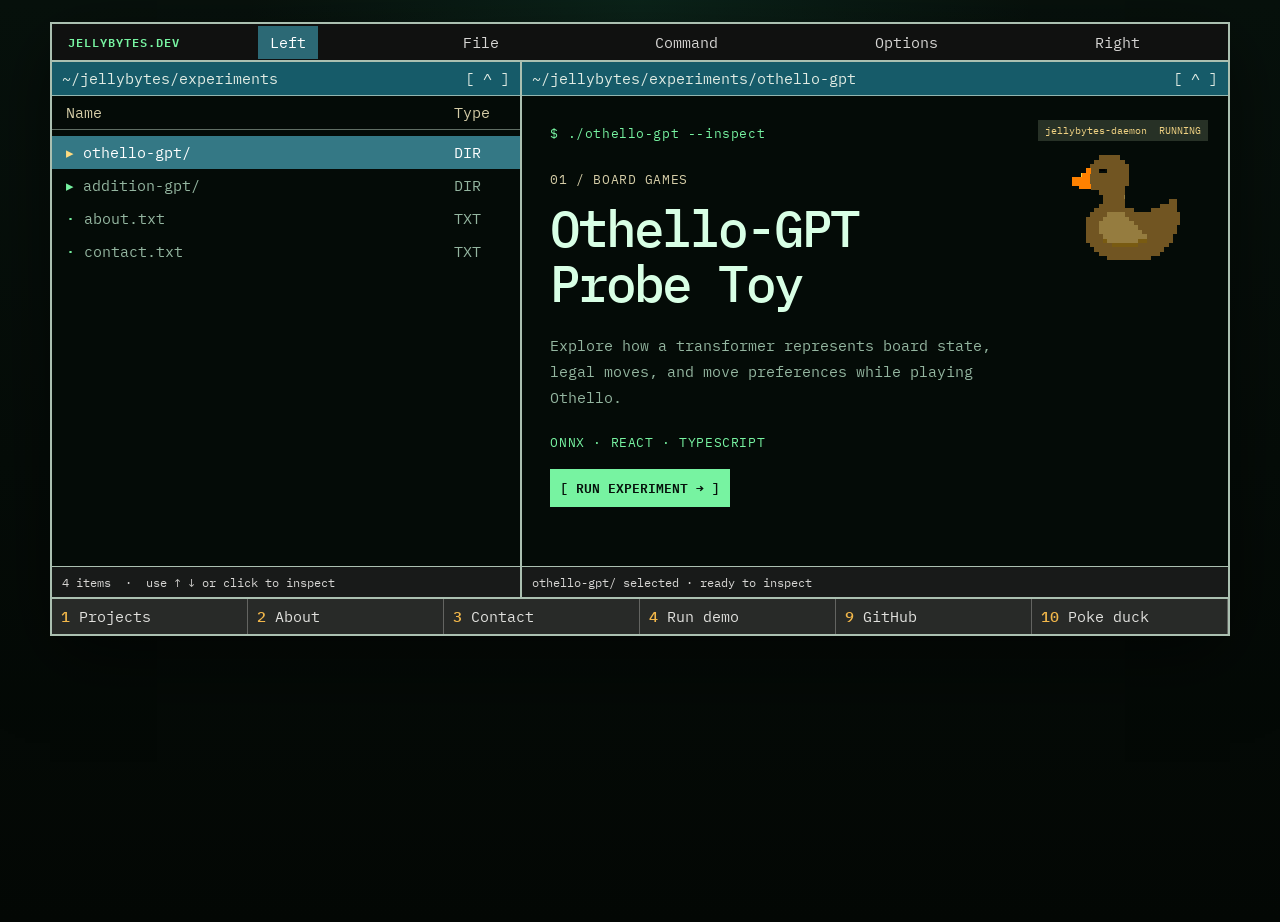
<file: index.html>
<!doctype html>
<html lang="en">
  <head>
    <meta charset="UTF-8" />
    <meta name="viewport" content="width=device-width, initial-scale=1.0" />
    <title>Jellybytes · Mechanistic Interpretability</title>
    <meta name="description" content="Interactive mechanistic-interpretability experiments from Jellybytes." />
    <link rel="preconnect" href="https://fonts.googleapis.com" />
    <link rel="preconnect" href="https://fonts.gstatic.com" crossorigin />
    <link href="https://fonts.googleapis.com/css2?family=IBM+Plex+Mono:wght@400;500;600&display=swap" rel="stylesheet" />
    <link rel="stylesheet" href="./styles.css" />
  </head>
  <body>
    <main class="shell">
      <header class="menu-bar">
        <a class="brand" href="./">JELLYBYTES.DEV</a>
        <nav class="main-menu" aria-label="Main menu">
          <a class="is-active" href="#projects">Left</a><a href="#about">File</a><a href="mailto:info@jellybytes.dev">Command</a><a href="#about">Options</a><a href="https://github.com/diegovalverde">Right</a>
        </nav>
      </header>
      <section class="workspace" id="projects" aria-label="Jellybytes workspace">
        <section class="browser-pane" aria-labelledby="directory-title">
          <div class="pane-titlebar"><span id="directory-title">~/jellybytes/experiments</span><span aria-hidden="true">[ ^ ]</span></div>
          <div class="pane-head" aria-hidden="true"><span>Name</span><span>Type</span></div>
          <div class="file-list" role="listbox" aria-label="Select an experiment">
            <button class="file-row is-selected" type="button" role="option" aria-selected="true" data-project="othello"><span><b>▸</b> othello-gpt/</span><span>DIR</span></button>
            <button class="file-row" type="button" role="option" aria-selected="false" data-project="addition"><span><b>▸</b> addition-gpt/</span><span>DIR</span></button>
            <button class="file-row" type="button" role="option" aria-selected="false" data-project="about"><span><b>·</b> about.txt</span><span>TXT</span></button>
            <button class="file-row" type="button" role="option" aria-selected="false" data-project="contact"><span><b>·</b> contact.txt</span><span>TXT</span></button>
          </div>
          <div class="pane-footer">4 items &nbsp;·&nbsp; use ↑ ↓ or click to inspect</div>
        </section>
        <section class="preview-pane" aria-live="polite">
          <div class="pane-titlebar"><span data-preview-path>~/jellybytes/experiments/othello-gpt</span><span aria-hidden="true">[ ^ ]</span></div>
          <article class="preview-content" data-preview="othello">
            <p class="prompt">$ ./othello-gpt --inspect</p><p class="kicker">01 / BOARD GAMES</p>
            <h1>Othello-GPT<br />Probe Toy</h1>
            <p class="description">Explore how a transformer represents board state, legal moves, and move preferences while playing Othello.</p><p class="meta">ONNX · REACT · TYPESCRIPT</p>
            <a class="launch-button" href="./othello-probe/">[ RUN EXPERIMENT → ]</a>
          </article>
          <article class="preview-content" data-preview="addition" hidden>
            <p class="prompt">$ ./addition-gpt --inspect</p><p class="kicker">02 / ARITHMETIC</p>
            <h1>Addition-GPT<br />Probe Toy</h1>
            <p class="description">Follow a tiny transformer as it adds two numbers and inspect the representations that carry digits and carries.</p><p class="meta">ONNX · REACT · TYPESCRIPT</p>
            <a class="launch-button" href="./addition-probe/">[ RUN EXPERIMENT → ]</a>
          </article>
          <article class="preview-content text-preview" id="about" data-preview="about" hidden>
            <p class="prompt">$ cat about.txt</p><h1>Artisanal software.</h1>
            <p class="description">Jellybytes makes small, fun tools and toys with a human touch. Useful things, made with care, and occasionally a duck.</p><p class="meta">STATUS: CURIOUS · DUCK: PRESENT</p>
          </article>
          <article class="preview-content text-preview" data-preview="contact" hidden>
            <p class="prompt">$ cat contact.txt</p><h1>Say hello.</h1>
            <p class="description">Email <a href="mailto:info@jellybytes.dev">info@jellybytes.dev</a><br />GitHub <a href="https://github.com/diegovalverde">github.com/diegovalverde</a></p><p class="meta">RESPONSE TIME: HUMAN-SCALE</p>
          </article>
          <div class="duck-console"><span class="duck-label">jellybytes-daemon&nbsp; RUNNING</span><button class="duck-button" type="button" data-duck aria-label="Poke the duck"><img class="duck-sprite is-visible" src="./assets/duck-bored.png" alt="Pixel duck mascot in calm mode" data-duck-bored /><img class="duck-sprite" src="./assets/duck-alert.png" alt="Pixel duck mascot in alert mode" data-duck-alert /></button></div>
          <div class="pane-footer" data-status>othello-gpt/ selected · ready to inspect</div>
        </section>
      </section>
      <footer class="keybar" aria-label="Quick actions">
        <a href="#projects"><b>1</b> Projects</a><a href="#about"><b>2</b> About</a><a href="mailto:info@jellybytes.dev"><b>3</b> Contact</a><a href="./othello-probe/"><b>4</b> Run demo</a><a href="https://github.com/diegovalverde"><b>9</b> GitHub</a><button type="button" data-duck><b>10</b> Poke duck</button>
      </footer>
    </main>
    <script src="./main.js"></script>
  </body>
</html>
</file>
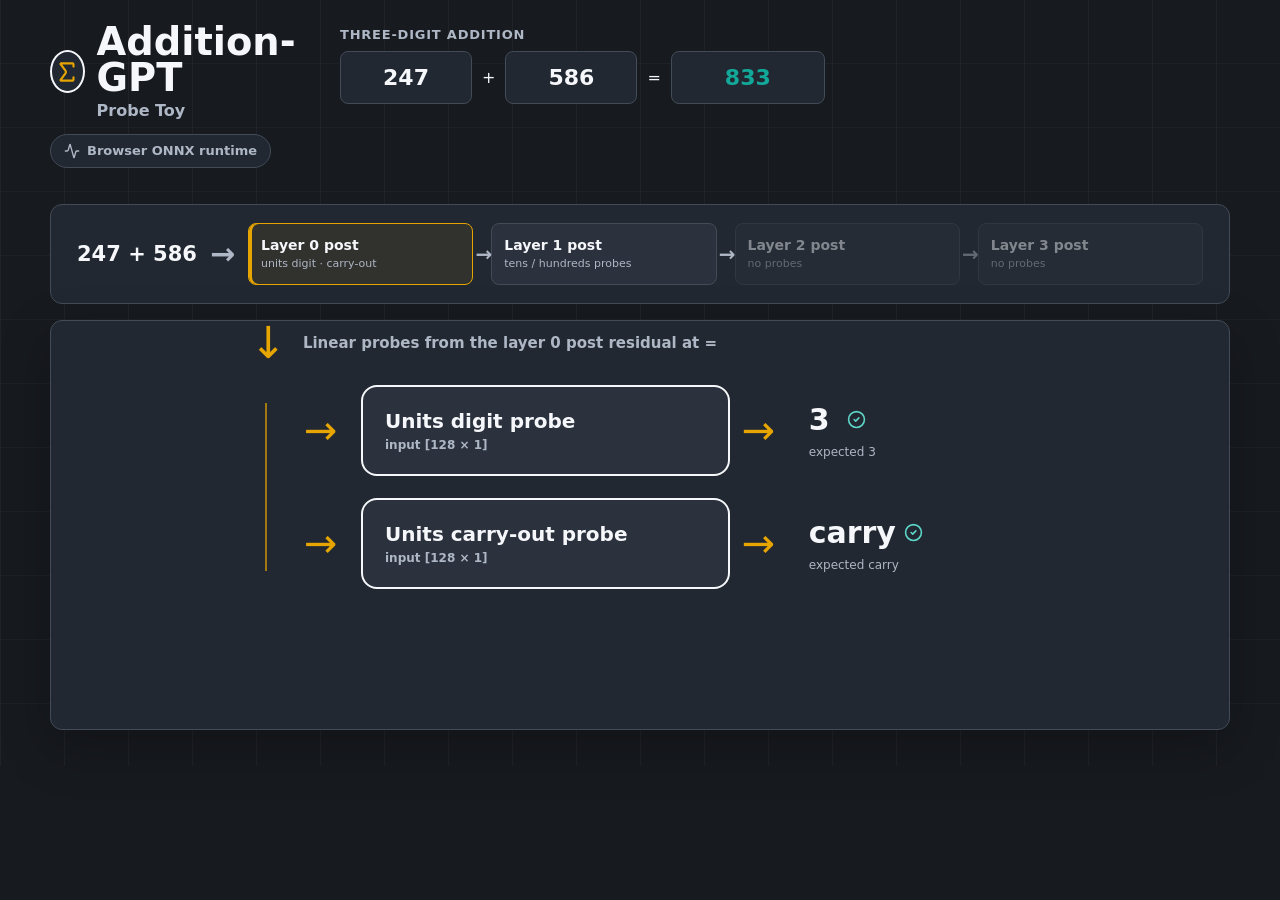
<file: addition-probe/index.html>
<!doctype html>
<html lang="en">
  <head><meta charset="UTF-8" /><meta name="viewport" content="width=device-width, initial-scale=1.0" /><title>Addition-GPT Probe Toy</title>  <script type="module" crossorigin src="./assets/index-IzWQ1mGC.js"></script>
  <link rel="stylesheet" crossorigin href="./assets/index-CszdXno_.css">
</head>
  <body><div id="root"></div></body>
</html>
</file>
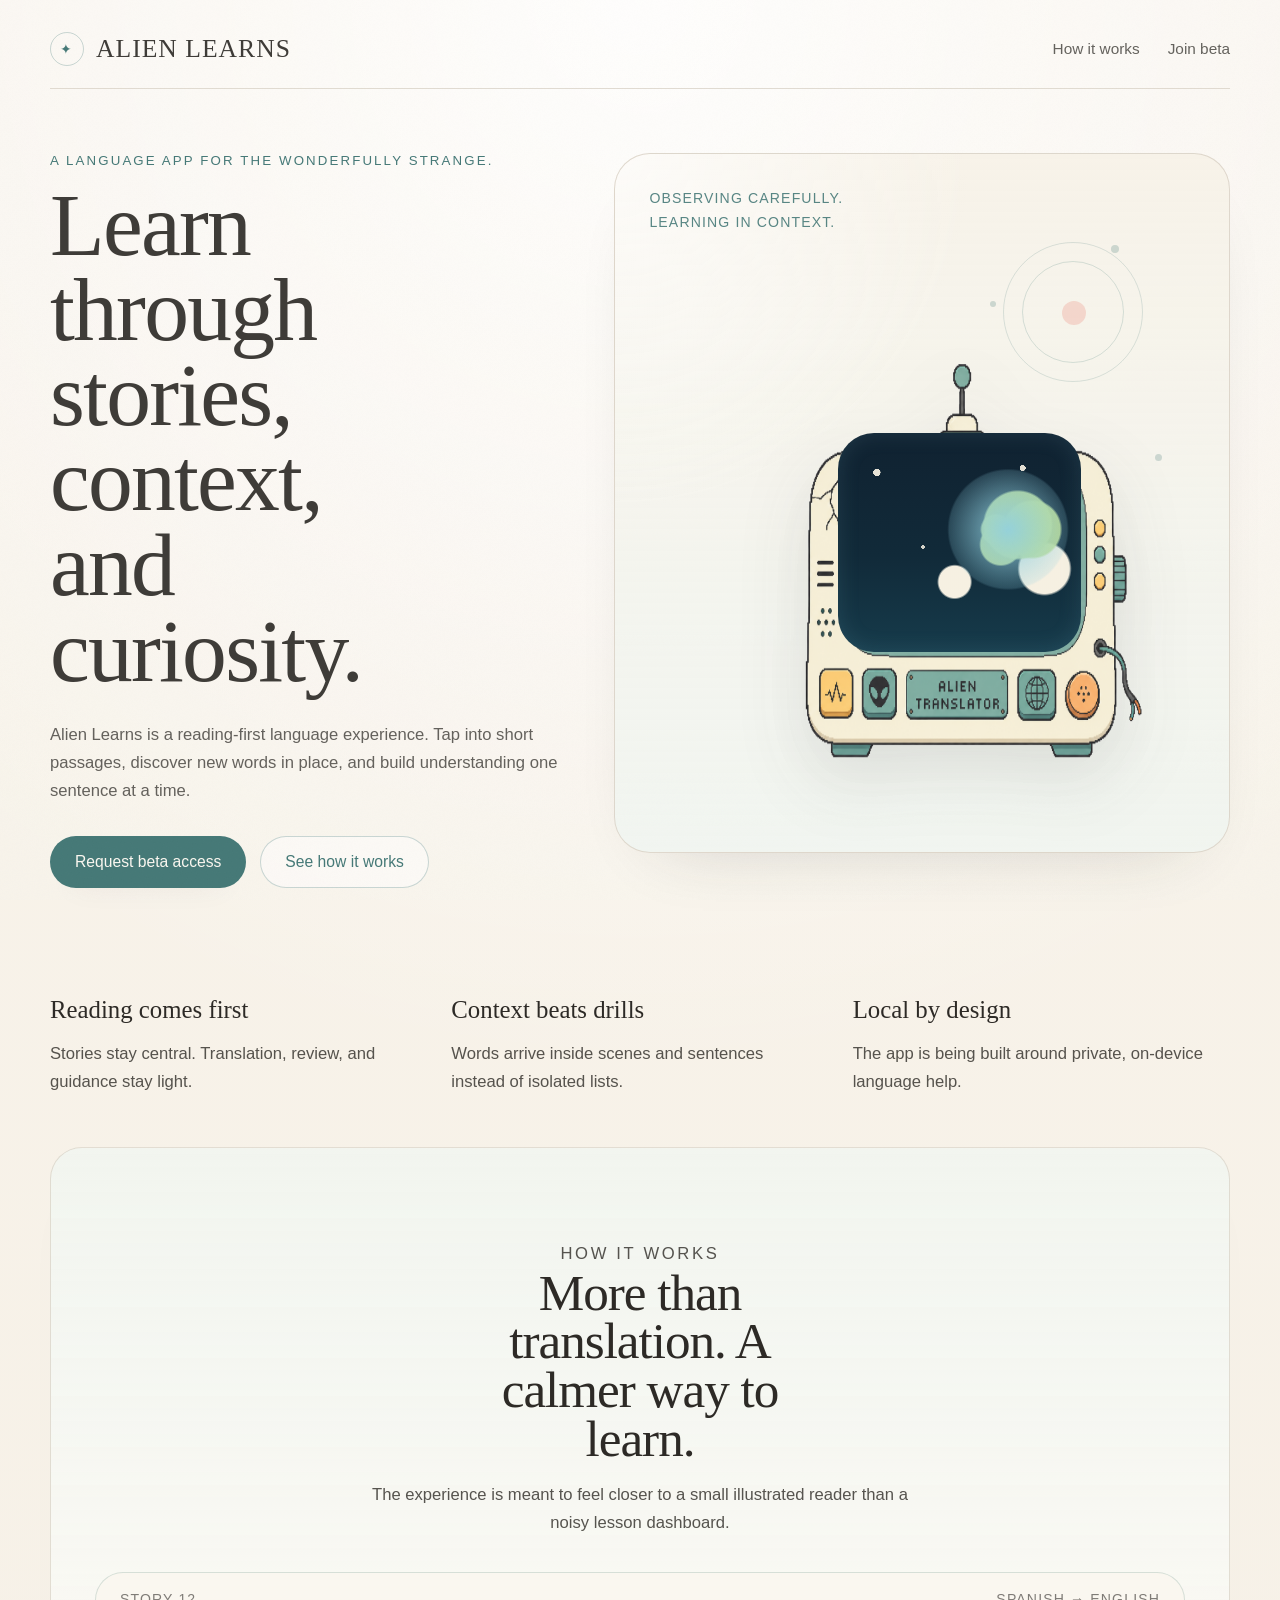
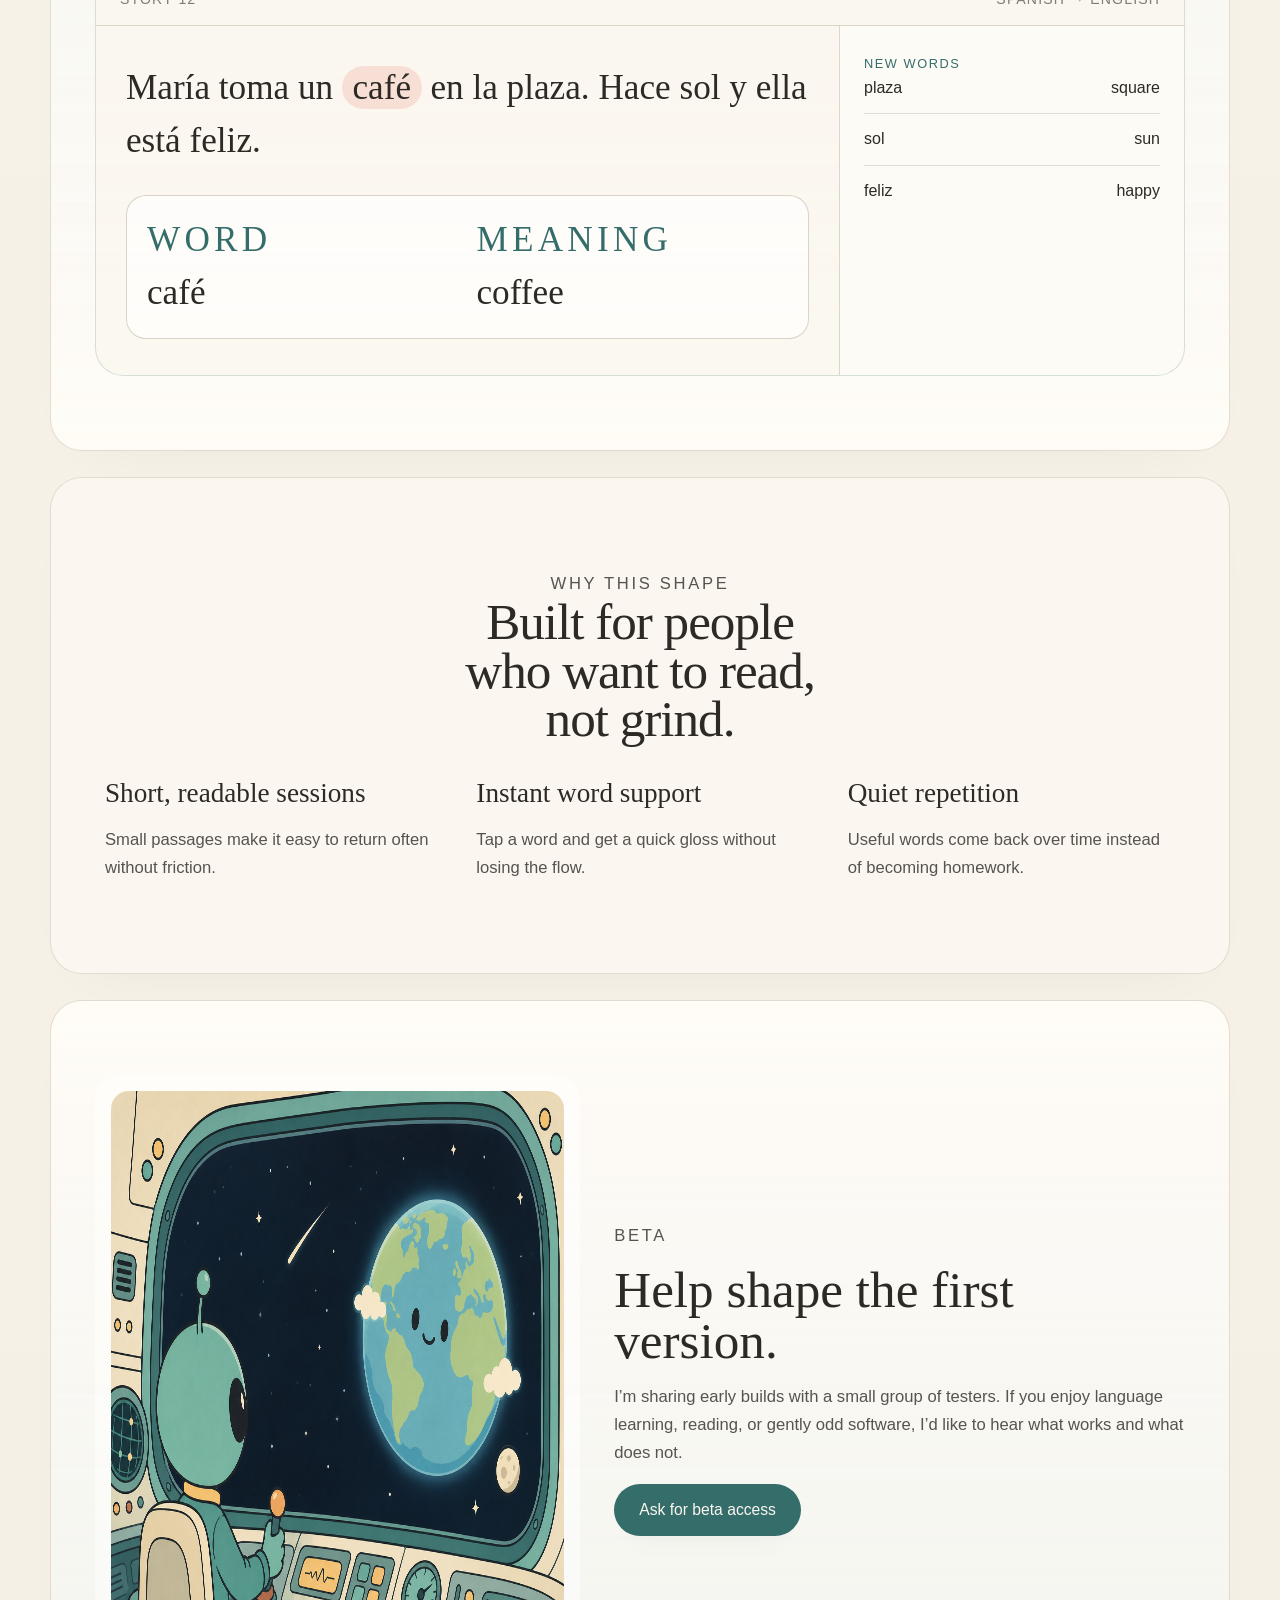
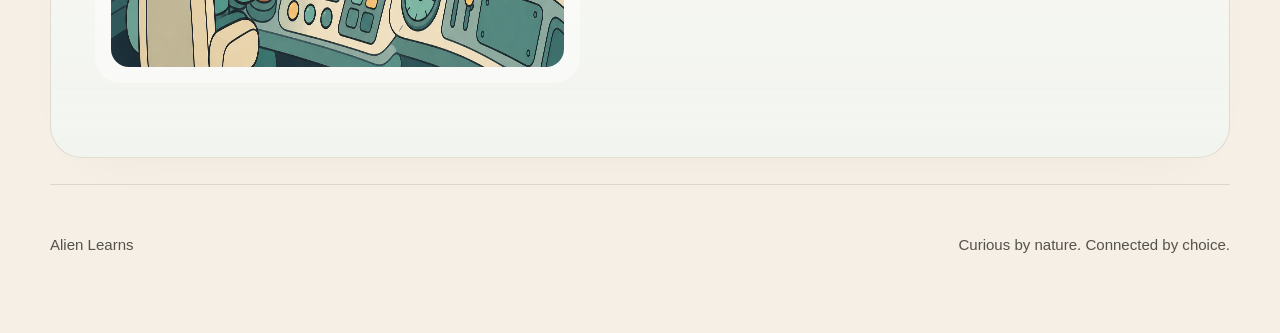
<file: alien-learns/index.html>
<!doctype html>
<html lang="en">
  <head>
    <meta charset="utf-8" />
    <meta name="viewport" content="width=device-width, initial-scale=1" />
    <title>Alien Learns</title>
    <meta
      name="description"
      content="Alien Learns is a quiet language-learning experiment built around reading, context, and curiosity."
    />
    <link
      rel="icon"
      href="data:image/svg+xml,%3Csvg xmlns='http://www.w3.org/2000/svg' viewBox='0 0 64 64'%3E%3Ccircle cx='32' cy='32' r='30' fill='%23f7f2e8'/%3E%3Cellipse cx='22' cy='28' rx='7' ry='10' fill='%232d2a26'/%3E%3Cellipse cx='42' cy='28' rx='7' ry='10' fill='%232d2a26'/%3E%3Ccircle cx='32' cy='44' r='6' fill='%23356d6b'/%3E%3C/svg%3E"
    />
    <link rel="stylesheet" href="./styles.css" />
  </head>
  <body>
    <div class="page-shell">
      <header class="site-header">
        <a class="brand" href="#top" aria-label="Alien Learns home">
          <span class="brand-mark">✦</span>
          <span class="brand-text">Alien Learns</span>
        </a>
        <nav class="site-nav" aria-label="Primary">
          <a href="#how-it-works">How it works</a>
          <a href="#beta">Join beta</a>
        </nav>
      </header>

      <main id="top">
        <section class="hero">
          <div class="hero-copy">
            <p class="eyebrow">A language app for the wonderfully strange.</p>
            <h1>Learn through stories, context, and curiosity.</h1>
            <p class="hero-text">
              Alien Learns is a reading-first language experience. Tap into short
              passages, discover new words in place, and build understanding one
              sentence at a time.
            </p>
            <div class="hero-actions">
              <a class="button button-primary" href="#beta">Request beta access</a>
              <a class="button button-secondary" href="#how-it-works">See how it works</a>
            </div>
          </div>

          <div class="hero-art" aria-hidden="true">
            <div class="hero-panel">
              <div class="hero-stars">
                <span></span>
                <span></span>
                <span></span>
                <span></span>
              </div>
              <div class="hero-orbit"></div>
              <div class="hero-caption">
                <p>Observing carefully.</p>
                <p>Learning in context.</p>
              </div>
              <div class="translator-frame">
                <div class="translator-screen"></div>
                <img
                  class="translator-figure"
                  src="./assets/alien-translator.png"
                  alt=""
                  width="680"
                  height="487"
                />
              </div>
            </div>
          </div>
        </section>

        <section class="proof-strip" aria-label="Summary">
          <article>
            <h2>Reading comes first</h2>
            <p>Stories stay central. Translation, review, and guidance stay light.</p>
          </article>
          <article>
            <h2>Context beats drills</h2>
            <p>Words arrive inside scenes and sentences instead of isolated lists.</p>
          </article>
          <article>
            <h2>Local by design</h2>
            <p>The app is being built around private, on-device language help.</p>
          </article>
        </section>

        <section class="section section-story" id="how-it-works">
          <div class="section-heading">
            <p class="eyebrow">How it works</p>
            <h2>More than translation. A calmer way to learn.</h2>
            <p>
              The experience is meant to feel closer to a small illustrated reader
              than a noisy lesson dashboard.
            </p>
          </div>

          <div class="reading-preview">
            <div class="preview-header">
              <span>Story 12</span>
              <span>Spanish → English</span>
            </div>
            <div class="preview-body">
              <p>
                María toma un <mark>café</mark> en la plaza. Hace sol y ella está
                feliz.
              </p>
              <div class="translation-card">
                <div>
                  <p class="card-label">Word</p>
                  <p class="card-term">café</p>
                </div>
                <div>
                  <p class="card-label">Meaning</p>
                  <p class="card-meaning">coffee</p>
                </div>
              </div>
            </div>
            <div class="preview-sidebar">
              <p class="sidebar-title">New words</p>
              <ul>
                <li><span>plaza</span><span>square</span></li>
                <li><span>sol</span><span>sun</span></li>
                <li><span>feliz</span><span>happy</span></li>
              </ul>
            </div>
          </div>
        </section>

        <section class="section section-values">
          <div class="section-heading">
            <p class="eyebrow">Why this shape</p>
            <h2>Built for people who want to read, not grind.</h2>
          </div>

          <div class="value-grid">
            <article>
              <h3>Short, readable sessions</h3>
              <p>Small passages make it easy to return often without friction.</p>
            </article>
            <article>
              <h3>Instant word support</h3>
              <p>Tap a word and get a quick gloss without losing the flow.</p>
            </article>
            <article>
              <h3>Quiet repetition</h3>
              <p>Useful words come back over time instead of becoming homework.</p>
            </article>
          </div>
        </section>

        <section class="section section-beta" id="beta">
          <div class="beta-art">
            <img
              src="./assets/alien-earth-approach.png"
              alt="Alien approaching Earth"
              width="768"
              height="576"
            />
          </div>
          <div class="beta-copy">
            <p class="eyebrow">Beta</p>
            <h2>Help shape the first version.</h2>
            <p>
              I’m sharing early builds with a small group of testers. If you enjoy
              language learning, reading, or gently odd software, I’d like to hear
              what works and what does not.
            </p>
            <a class="button button-primary" href="mailto:hello@jellybytes.dev?subject=Alien%20Learns%20beta">
              Ask for beta access
            </a>
          </div>
        </section>
      </main>

      <footer class="site-footer">
        <p>Alien Learns</p>
        <p>Curious by nature. Connected by choice.</p>
      </footer>
    </div>
  </body>
</html>
</file>
<file: styles.css>
:root { --bg:#07110c; --panel:#07150e; --panel-deep:#040b07; --blue:#165b69; --line:#638b76; --ink:#d8ffe5; --muted:#94b6a0; --green:#77f3a1; --amber:#f2b74a; --shadow:0 22px 70px rgba(0,0,0,.52); }
* { box-sizing:border-box; } html { scroll-behavior:smooth; }
body { margin:0; min-width:320px; min-height:100vh; color:var(--ink); background:radial-gradient(circle at 50% 0,rgba(24,101,73,.22),transparent 35%),linear-gradient(#07110c,#030704); font-family:"IBM Plex Mono",ui-monospace,monospace; font-size:15px; }
a,button { font:inherit; color:inherit; } a { text-decoration:none; } button { border:0; }
.shell { width:min(100% - 28px,1180px); margin:22px auto; border:2px solid #abc0b1; box-shadow:var(--shadow); background:#060b08; }
.menu-bar { min-height:38px; display:flex; align-items:center; gap:18px; padding:0 16px; border-bottom:2px solid #abc0b1; background:#101110; color:#d7d6d4; }
.brand { color:var(--green); font-weight:600; letter-spacing:.08em; font-size:.78rem; white-space:nowrap; }.main-menu { display:flex; justify-content:space-around; flex:1; gap:12px; }.main-menu a { padding:7px 12px; color:#d7d6d4; }.main-menu a:hover,.main-menu .is-active { background:#2c6975; color:#fff; }
.workspace { display:grid; grid-template-columns:minmax(275px,.88fr) minmax(0,1.32fr); min-height:535px; }.browser-pane,.preview-pane { min-width:0; position:relative; background:var(--panel-deep); }.browser-pane { border-right:2px solid #abc0b1; }
.pane-titlebar { min-height:34px; display:flex; align-items:center; justify-content:space-between; gap:12px; padding:6px 10px; color:#e1ece4; background:var(--blue); border-bottom:1px solid #92b6b0; white-space:nowrap; overflow:hidden; text-overflow:ellipsis; }.pane-head { display:grid; grid-template-columns:1fr 52px; padding:7px 14px; color:#d5cda7; border-bottom:1px solid rgba(171,192,177,.55); }.file-list { padding:6px 0; }
.file-row { width:100%; display:grid; grid-template-columns:1fr 52px; align-items:center; gap:4px; padding:7px 14px; cursor:pointer; text-align:left; color:var(--muted); background:transparent; }.file-row span:first-child { overflow:hidden; text-overflow:ellipsis; white-space:nowrap; }.file-row b { color:var(--green); font-weight:500; }.file-row:hover,.file-row.is-selected { background:#347885; color:#fff; }.file-row.is-selected b { color:#ffdc80; }
.pane-footer { min-height:31px; position:absolute; right:0; bottom:0; left:0; padding:7px 10px; color:#d7d6d4; background:#181a19; border-top:1px solid #abc0b1; font-size:.77rem; }.preview-content { padding:29px 28px 82px; max-width:58ch; }.prompt,.kicker,.meta { margin:0; color:var(--green); font-size:.82rem; letter-spacing:.045em; }.kicker { margin-top:29px; color:#d5cda7; }h1 { margin:13px 0 21px; max-width:17ch; font-size:clamp(1.85rem,4vw,3.25rem); line-height:1.08; letter-spacing:-.06em; font-weight:500; }.description { margin:0; color:var(--muted); line-height:1.75; }.description a { color:var(--green); text-decoration:underline; text-underline-offset:3px; }.meta { margin-top:23px; }.launch-button { display:inline-block; margin-top:18px; padding:8px 10px; color:#06110b; background:var(--green); font-weight:600; font-size:.82rem; }.launch-button:hover { background:#c7ffd8; }.text-preview h1 { max-width:21ch; font-size:clamp(1.55rem,3vw,2.4rem); }
.duck-console { position:absolute; top:58px; right:20px; display:grid; justify-items:center; gap:5px; }.duck-label { padding:4px 7px; color:#efd182; background:#273126; font-size:.62rem; white-space:nowrap; }.duck-button { display:grid; place-items:center; width:122px; height:122px; cursor:pointer; background:transparent; }.duck-sprite { grid-area:1/1; width:112px; height:112px; image-rendering:pixelated; opacity:0; transform:scale(.94); transition:opacity 130ms ease,transform 130ms ease; }.duck-sprite.is-visible { opacity:1; transform:scale(1); }
.keybar { display:grid; grid-template-columns:repeat(6,1fr); border-top:2px solid #abc0b1; background:#282a28; }.keybar a,.keybar button { min-width:0; padding:8px 9px; color:#e1e1de; text-align:left; background:transparent; white-space:nowrap; overflow:hidden; text-overflow:ellipsis; cursor:pointer; }.keybar a:not(:last-child),.keybar button { border-right:1px solid #636461; }.keybar b { color:var(--amber); font-weight:500; }.keybar a:hover,.keybar button:hover { background:#414440; }
@media (max-width:760px) { .shell { width:calc(100% - 16px); margin:8px auto; border-width:1px; }.menu-bar { padding:0 8px; gap:5px; overflow-x:auto; }.brand { font-size:.68rem; }.main-menu { gap:0; justify-content:flex-start; }.main-menu a { padding:7px 9px; font-size:.74rem; }.workspace { grid-template-columns:1fr; }.browser-pane { min-height:245px; border-right:0; border-bottom:2px solid #abc0b1; }.preview-pane { min-height:440px; }.preview-content { padding:23px 17px 74px; } h1 { font-size:clamp(1.65rem,9vw,2.5rem); max-width:15ch; }.duck-console { top:56px; right:8px; transform:scale(.74); transform-origin:top right; }.keybar { grid-template-columns:repeat(3,1fr); }.keybar a:nth-child(3) { border-right:0; }.keybar a,.keybar button { font-size:.72rem; padding:8px 6px; } }
@media (max-width:380px) { .main-menu a { padding:7px 6px; }.main-menu a:nth-child(n+4) { display:none; }.preview-pane { min-height:425px; }.duck-console { transform:scale(.62); } }
</file>
<file: addition-probe/assets/index-CszdXno_.css>
:root{--bg:#171a1f;--surface:#222831;--surface-soft:#2b323d;--text:#f5f7fa;--muted:#aeb7c5;--line:#424b57;--digit:#13a99a;--carry:#ff6655;--amber:#e6a500;--shadow:0 18px 50px rgba(0,0,0,.26);font-family:Inter,ui-sans-serif,system-ui,-apple-system,BlinkMacSystemFont,Segoe UI,sans-serif;color:var(--text);background:var(--bg)}*{box-sizing:border-box}body{margin:0;min-width:320px;background:linear-gradient(90deg,rgba(174,183,197,.06) 1px,transparent 1px) 0 0/64px 64px,linear-gradient(0deg,rgba(174,183,197,.04) 1px,transparent 1px) 0 0/64px 64px,var(--bg)}button,input{font:inherit}code{font-family:SFMono-Regular,Consolas,monospace}.app-shell{width:min(1320px,calc(100vw - 40px));margin:0 auto;padding:24px 0 36px}.app-header{display:grid;grid-template-columns:minmax(250px,.72fr) minmax(480px,1.7fr);gap:20px;align-items:start;margin-bottom:14px}.brand-block{display:flex;align-items:center;gap:12px;min-height:78px}.brand-mark{width:43px;height:43px;display:grid;place-items:center;border:2px solid var(--text);border-radius:50%;background:var(--surface);color:var(--amber)}.brand-block h1{margin:0;font-size:clamp(2rem,3vw,2.55rem);line-height:.95}.brand-block p{margin:4px 0 0;color:var(--muted);font-weight:650}.addition-form label,.eyebrow{color:var(--muted);font-weight:750;font-size:13px;text-transform:uppercase;letter-spacing:.06em}.number-inputs{display:flex;align-items:center;gap:10px;margin-top:8px}.number-inputs input,.number-inputs output{width:132px;border:1px solid var(--line);border-radius:8px;padding:13px 15px;background:var(--surface);color:var(--text);font-size:22px;font-weight:750;text-align:center}.number-inputs output{width:154px;color:var(--digit)}.input-error{color:#ff968a;font-weight:650}.runtime-loading{color:var(--muted);font-weight:700}.status-strip{display:flex;flex-wrap:wrap;gap:10px;margin-bottom:16px}.status-strip span{display:inline-flex;align-items:center;gap:6px;border:1px solid var(--line);border-radius:999px;background:var(--surface);padding:6px 11px;color:var(--muted);font-size:13px;font-weight:700}.status-good{color:#5dd7c9!important;border-color:#13a99a59!important}.probe-rail{position:relative;overflow:hidden;border:1px solid var(--line);border-radius:12px;background:var(--surface);padding:23px 22px 13px;margin-bottom:28px}.rail-track{display:flex;justify-content:space-between;position:relative;z-index:1}.rail-stage-wrap{position:relative;flex:1;text-align:center;min-width:0}.rail-stage{min-width:58px;padding:9px 10px;border:1px solid var(--line);border-radius:7px;color:var(--text);background:var(--surface-soft);cursor:pointer;font-size:14px;font-weight:800}.rail-stage.active{box-shadow:0 0 0 3px #f5f7fa24}.tone-active{border-color:var(--amber)}.tone-digit{border-color:var(--digit)}.tone-carry{border-color:var(--carry)}.rail-stage-wrap p{margin:7px 0 0;min-height:28px;color:var(--muted);font-size:11px;font-weight:700}.rail-connector{position:absolute;top:21px;left:calc(50% + 40px);width:calc(100% - 80px);height:1px;background:var(--line)}.wire-field{position:absolute;inset:0;opacity:.3;pointer-events:none}.wire{position:absolute;height:1px;width:45%;transform:rotate(-7deg);transform-origin:left}.wire-digit{top:34%;left:19%;background:var(--digit)}.wire-carry{top:61%;left:35%;background:var(--carry);transform:rotate(9deg)}.main-grid{display:grid;grid-template-columns:minmax(420px,1.02fr) minmax(400px,.98fr);gap:28px;align-items:start}.arithmetic-panel,.probe-card{border:1px solid var(--line);border-radius:12px;background:var(--surface);box-shadow:var(--shadow)}.arithmetic-panel{padding:25px}.panel-heading h2,.card-title h2{margin:4px 0 0;font-size:21px}.column-table{display:grid;grid-template-columns:repeat(4,1fr);gap:5px;margin:25px auto;max-width:470px}.column-label{color:var(--muted);text-align:center;font-weight:750;font-size:12px}.equals{color:var(--amber)}.digit-row,.sum-row{grid-column:1/-1;display:grid;grid-template-columns:repeat(4,1fr);gap:5px}.digit-row span,.digit-row b,.sum-row span{display:grid;place-items:center;min-height:66px;border:1px solid var(--line);border-radius:8px;background:var(--surface-soft);font-size:32px;font-weight:800}.digit-row b{color:var(--carry);font-size:23px}.sum-row{margin-top:6px}.sum-row span{border-color:#13a99a8f}.sum-row .units-answer{color:var(--digit);box-shadow:inset 0 -4px 0 var(--digit)}.residual-card{border:1px solid rgba(230,165,0,.45);border-radius:8px;padding:16px;background:#e6a5000f}.residual-card strong{display:block;margin-top:7px}.residual-card p{margin:8px 0 0;color:var(--muted);font-size:14px;line-height:1.4}.side-stack{display:grid;gap:18px}.probe-card{padding:20px}.digit-card{border-top:4px solid var(--digit)}.carry-card{border-top:4px solid var(--carry)}.card-title{display:flex;align-items:start;justify-content:space-between;gap:14px}.prediction-badge{white-space:nowrap;border-radius:999px;background:var(--surface-soft);padding:7px 10px;color:var(--text);font-weight:800}.probe-card p{color:var(--muted);margin:12px 0 17px}.probe-card p strong{color:var(--text)}.score-bars{display:grid;gap:6px;max-height:248px;overflow:auto;padding-right:2px}.score-row{display:grid;grid-template-columns:66px 1fr 54px;align-items:center;gap:9px;color:var(--muted);font-size:13px}.score-row.is-selected{color:var(--text);font-weight:800}.score-track{overflow:hidden;height:10px;border-radius:999px;background:var(--surface-soft)}.score-fill{display:block;height:100%;min-width:2px;border-radius:inherit}.score-fill.digit{background:var(--digit)}.score-fill.carry{background:var(--carry)}.score-row strong{text-align:right;font-variant-numeric:tabular-nums}.verdict{display:flex;align-items:center;gap:8px;margin-top:17px;padding-top:14px;border-top:1px solid var(--line);font-weight:750}.verdict.correct{color:#5dd7c9}.verdict.incorrect{color:#ff968a}@media(max-width:850px){.app-shell{width:min(100% - 28px,650px);padding-top:16px}.app-header,.main-grid{grid-template-columns:1fr}.number-inputs input{width:min(30vw,130px)}.number-inputs output{flex:1;width:auto}.probe-rail{padding-left:8px;padding-right:8px}.rail-stage{min-width:0;padding:8px 5px;font-size:11px}.rail-stage-wrap p{font-size:9px}.rail-connector{left:calc(50% + 27px);width:calc(100% - 54px)}.arithmetic-panel{padding:18px}}@media(max-width:480px){.number-inputs{gap:6px}.number-inputs input{padding:11px 5px}.number-inputs output{padding:11px 7px}.status-strip span:nth-child(2){display:none}.column-label{font-size:10px}.digit-row span,.digit-row b,.sum-row span{min-height:54px;font-size:26px}}.tone-tens{border-color:var(--amber)}.score-fill.tens{background:var(--amber)}.tens-card{border-top:4px solid var(--amber)}.tens-carries{display:grid;grid-template-columns:1fr 1fr;gap:14px;margin-top:18px;padding-top:16px;border-top:1px solid var(--line)}.tens-carries>div>span{display:block;margin-bottom:8px;color:var(--muted);font-size:13px;font-weight:750}.tens-carries .score-row{grid-template-columns:54px 1fr 0;gap:6px}.tens-carries .score-row strong{display:none}.tens-carries>div>strong{display:block;margin-top:8px;font-size:12px}.carry-match{color:#5dd7c9}.carry-miss{color:#ff968a}.tens-carries .score-label{font-size:11px}@media(max-width:560px){.tens-carries{grid-template-columns:1fr}}.simple-shell{max-width:1080px}.simple-shell .app-header{grid-template-columns:270px 1fr}.layer-selector{display:flex;align-items:center;gap:22px;margin:22px 0 26px;padding:18px 20px;border:1px solid var(--line);border-radius:12px;background:var(--surface)}.layer-selector-label{color:var(--muted);font-size:13px;font-weight:750;white-space:nowrap}.layer-buttons{display:grid;grid-template-columns:repeat(5,1fr);gap:8px;flex:1}.layer-buttons button,.layer-disabled{display:grid;gap:4px;min-width:0;padding:13px 12px;border:1px solid var(--line);border-radius:8px;text-align:left;color:var(--text);background:var(--surface-soft)}.layer-buttons button{cursor:pointer}.layer-buttons button strong,.layer-disabled strong{font-size:14px}.layer-buttons button small,.layer-disabled small{color:var(--muted);font-size:11px;line-height:1.25}.layer-disabled{opacity:.46;cursor:default}.layer-buttons button.is-active{border-color:var(--amber);box-shadow:inset 3px 0 var(--amber);background:#e6a50012}.selected-layer{border:1px solid var(--line);border-radius:12px;background:var(--surface);padding:26px;box-shadow:var(--shadow)}.selected-layer-heading{padding-bottom:20px;margin-bottom:22px;border-bottom:1px solid var(--line)}.selected-layer-heading h2{margin:5px 0 6px;font-size:24px}.selected-layer-heading p{margin:0;color:var(--muted)}.readout-grid{display:grid;gap:20px}.readout-grid.two{grid-template-columns:1fr 1fr}.readout-grid.three{grid-template-columns:minmax(320px,1.25fr) 1fr 1fr}.readout{min-width:0;padding:18px;border:1px solid var(--line);border-radius:9px;background:var(--surface-soft)}.readout h2{margin:4px 0 0;font-size:19px}.readout>div{display:flex;justify-content:space-between;align-items:start;gap:12px}.readout-value{display:grid;place-items:center;min-width:38px;height:38px;padding:0 8px;border-radius:50%;background:var(--surface);font-weight:800}.readout>p{margin:13px 0 16px;color:var(--muted);font-size:14px}.readout>p strong{color:var(--text)}.outcome{display:flex;align-items:center;gap:7px;margin:16px 0 0;padding-top:14px;border-top:1px solid var(--line);font-size:14px}.outcome.correct{color:#5dd7c9}.outcome.incorrect{color:#ff968a}@media(max-width:820px){.simple-shell .app-header,.readout-grid.two,.readout-grid.three{grid-template-columns:1fr}.layer-selector{align-items:stretch;flex-direction:column;gap:10px}.layer-buttons{grid-template-columns:1fr}}@media(max-width:480px){.selected-layer{padding:18px}.layer-selector{padding:14px}}.sketch-shell{max-width:1180px}.sketch-shell .app-header{grid-template-columns:270px 1fr}.sketch-shell .layer-selector{margin-bottom:16px}.flow-diagram{min-height:520px;padding:28px;border:1px solid var(--line);border-radius:12px;background:var(--surface);box-shadow:var(--shadow)}.diagram-title{padding-bottom:22px;border-bottom:1px solid var(--line)}.diagram-title h2{margin:5px 0;font-size:28px}.diagram-title p{margin:0;color:var(--muted)}.probe-outputs{display:grid;gap:22px;max-width:780px;margin:36px auto 0}.probe-branch{display:grid;grid-template-columns:40px minmax(220px,1fr) 55px minmax(170px,.6fr);align-items:center;gap:12px;color:var(--digit)}.probe-branch.tone-carry{color:var(--carry)}.probe-branch.tone-tens{color:var(--amber)}.branch-line,.branch-arrow{font-size:40px;line-height:1;color:currentColor}.probe-node{padding:22px;border:2px solid currentColor;border-radius:16px;background:var(--surface-soft);color:var(--text);font-size:20px;font-weight:800}.probe-result{display:grid;grid-template-columns:auto auto;align-items:center;justify-content:start;gap:8px;color:var(--text)}.probe-result strong{font-size:30px}.result-good{color:#5dd7c9}.result-bad{color:#ff968a}.probe-result small{grid-column:1/-1;color:var(--muted);font-size:12px}@media(max-width:820px){.sketch-shell .app-header{grid-template-columns:1fr}.probe-branch{grid-template-columns:32px 1fr}.branch-arrow{display:none}.probe-result{grid-column:2}.flow-diagram{min-height:0;padding:20px}}@media(max-width:480px){.probe-node{font-size:17px;padding:17px}.branch-line{font-size:30px}.diagram-title h2{font-size:24px}}.sketch-shell .layer-buttons>*{position:relative}.sketch-shell .layer-buttons>*:not(:last-child):after{content:"→";position:absolute;z-index:2;right:-18px;top:50%;transform:translateY(-50%);color:var(--muted);font-size:20px;font-weight:800;pointer-events:none}@media(max-width:820px){.sketch-shell .layer-buttons>*:not(:last-child):after{content:"↓";right:50%;top:auto;bottom:-17px;transform:translate(50%)}}.sketch-shell .layer-selector{display:grid;grid-template-columns:auto auto 1fr;gap:13px;align-items:center;padding:18px 26px}.sketch-shell .layer-buttons{grid-template-columns:repeat(4,1fr);gap:18px}.sketch-shell .layer-buttons>*:not(:last-child):after{right:-20px}.input-prompt{color:var(--text);font-size:21px;font-weight:800;white-space:nowrap}.path-arrow{color:var(--muted);font-size:30px;font-weight:800}.flow-diagram{min-height:410px;padding:0 30px 34px}.probe-source{display:flex;align-items:center;gap:16px;max-width:780px;margin:0 auto 20px;color:var(--muted)}.source-arrow{color:var(--amber);font-size:44px;line-height:1}.probe-source p{margin:0;font-size:15px;font-weight:700}.probe-outputs{position:relative;margin-top:0;padding-left:44px}.probe-outputs:before{content:"";position:absolute;left:15px;top:18px;bottom:18px;width:2px;background:var(--amber);opacity:.65}.probe-branch{grid-template-columns:55px minmax(220px,1fr) 55px minmax(170px,.6fr)}.probe-branch .branch-line{position:relative;z-index:1;padding-left:10px;background:var(--surface)}.diagram-title{display:none}@media(max-width:820px){.sketch-shell .layer-selector{grid-template-columns:1fr;gap:8px}.sketch-shell .layer-buttons{grid-template-columns:1fr;gap:18px}.path-arrow{display:none}.probe-outputs{padding-left:28px}.probe-outputs:before{left:6px}.probe-source{margin-top:10px}}.step-switch{display:flex;margin-left:auto;border:1px solid var(--line);border-radius:7px;overflow:hidden}.step-switch button{border:0;padding:8px 10px;background:var(--surface-soft);color:var(--muted);cursor:pointer;font-size:12px;font-weight:750}.step-switch button+button{border-left:1px solid var(--line)}.step-switch button.is-active{background:#e6a50021;color:var(--text)}@media(max-width:820px){.step-switch{margin-left:0}}.runtime-pill{display:inline-flex;align-items:center;gap:7px;margin:0 0 14px;padding:8px 13px;border:1px solid var(--line);border-radius:999px;background:var(--surface);color:var(--muted);font-size:13px;font-weight:750}.probe-branch,.probe-branch.tone-carry,.probe-branch.tone-tens{color:var(--amber)}.probe-node{display:grid;gap:5px}.probe-node small{color:var(--muted);font-size:12px;font-weight:650}.step-columns{display:grid;grid-template-columns:1fr 1fr;gap:34px;max-width:1180px;margin:0 auto}.step-column{min-width:0}.step-column>h3{margin:0;color:var(--text);font-size:17px}.step-column>p{margin:5px 0 14px;color:var(--muted);font-size:13px;font-weight:700}.step-column .probe-outputs{gap:12px;padding-left:28px}.step-column .probe-outputs:before{left:7px;top:14px;bottom:14px}.step-column .probe-branch{grid-template-columns:28px minmax(150px,1fr) 28px minmax(88px,.5fr);gap:7px}.step-column .branch-line,.step-column .branch-arrow{font-size:28px}.step-column .probe-node{padding:14px;border-radius:11px;font-size:15px}.step-column .probe-node small{font-size:10px}.step-column .probe-result strong{font-size:22px}.step-column .probe-result small{font-size:10px}.step-column .probe-result svg{width:16px;height:16px}@media(max-width:900px){.step-columns{grid-template-columns:1fr;gap:28px}.step-column .probe-branch{grid-template-columns:38px minmax(175px,1fr) 34px minmax(110px,.5fr)}}
</file>
<file: alien-learns/styles.css>
:root {
  --ivory: #f7f2e8;
  --paper: #fbf7ef;
  --charcoal: #2d2a26;
  --teal: #356d6b;
  --teal-soft: rgba(53, 109, 107, 0.12);
  --line: #d8d0c4;
  --tomato: #e86f5a;
  --shadow: rgba(45, 42, 38, 0.08);
  --hero-shadow: rgba(45, 42, 38, 0.14);
  --max-width: 1180px;
}

* {
  box-sizing: border-box;
}

html {
  scroll-behavior: smooth;
}

body {
  margin: 0;
  background:
    radial-gradient(circle at top, rgba(255, 255, 255, 0.88), transparent 30%),
    linear-gradient(180deg, #f8f3ea 0%, #f5efe5 100%);
  color: var(--charcoal);
  font-family: "Avenir Next", "Trebuchet MS", sans-serif;
  -webkit-font-smoothing: antialiased;
  text-rendering: optimizeLegibility;
}

body::before {
  content: "";
  position: fixed;
  inset: 0;
  pointer-events: none;
  opacity: 0.18;
  background-image:
    linear-gradient(rgba(255, 255, 255, 0.45), rgba(255, 255, 255, 0.45)),
    url("data:image/svg+xml,%3Csvg xmlns='http://www.w3.org/2000/svg' width='180' height='180' viewBox='0 0 180 180'%3E%3Cfilter id='n'%3E%3CfeTurbulence type='fractalNoise' baseFrequency='.8' numOctaves='2' stitchTiles='stitch'/%3E%3C/filter%3E%3Crect width='180' height='180' filter='url(%23n)' opacity='.15'/%3E%3C/svg%3E");
}

img {
  display: block;
  max-width: 100%;
}

a {
  color: inherit;
  text-decoration: none;
}

.page-shell {
  width: min(calc(100% - 40px), var(--max-width));
  margin: 0 auto;
  padding: 24px 0 48px;
}

.site-header,
.site-footer {
  display: flex;
  align-items: center;
  justify-content: space-between;
  gap: 24px;
}

.site-header {
  padding: 8px 0 22px;
  border-bottom: 1px solid rgba(216, 208, 196, 0.8);
}

.brand {
  display: inline-flex;
  align-items: center;
  gap: 12px;
  font-family: "Baskerville", "Iowan Old Style", "Palatino Linotype", serif;
  font-size: clamp(1.35rem, 2vw, 2rem);
  letter-spacing: 0.04em;
  text-transform: uppercase;
}

.brand-mark {
  display: inline-grid;
  place-items: center;
  width: 34px;
  height: 34px;
  border: 1px solid rgba(53, 109, 107, 0.28);
  border-radius: 999px;
  color: var(--teal);
  font-size: 0.9rem;
}

.site-nav {
  display: inline-flex;
  align-items: center;
  gap: 28px;
  font-size: 0.96rem;
}

.site-nav a {
  color: rgba(45, 42, 38, 0.8);
}

.hero {
  display: grid;
  grid-template-columns: minmax(0, 0.92fr) minmax(360px, 1.08fr);
  gap: 40px;
  align-items: start;
  padding: 64px 0 56px;
}

.eyebrow {
  margin: 0 0 14px;
  color: var(--teal);
  font-size: 0.83rem;
  letter-spacing: 0.16em;
  text-transform: uppercase;
}

.hero h1,
.section-heading h2 {
  margin: 0;
  font-family: "Baskerville", "Iowan Old Style", "Palatino Linotype", serif;
  font-weight: 400;
  line-height: 0.95;
  letter-spacing: -0.02em;
}

.hero h1 {
  font-size: clamp(3.6rem, 7vw, 6.4rem);
  max-width: 9ch;
}

.hero-text,
.section-heading p,
.value-grid p,
.proof-strip p,
.beta-copy p,
.site-footer {
  line-height: 1.7;
  font-size: 1.04rem;
  color: rgba(45, 42, 38, 0.8);
}

.hero-text {
  max-width: 34rem;
  margin: 28px 0 0;
}

.hero-actions {
  display: flex;
  flex-wrap: wrap;
  gap: 14px;
  margin-top: 30px;
}

.button {
  display: inline-flex;
  align-items: center;
  justify-content: center;
  min-height: 52px;
  padding: 0 24px;
  border-radius: 999px;
  border: 1px solid transparent;
  font-size: 0.98rem;
}

.button-primary {
  background: var(--teal);
  color: var(--paper);
  box-shadow: 0 16px 30px -22px var(--hero-shadow);
}

.button-secondary {
  border-color: rgba(53, 109, 107, 0.28);
  background: rgba(255, 255, 255, 0.45);
  color: var(--teal);
}

.hero-art {
  min-height: 0;
}

.hero-panel {
  position: relative;
  overflow: hidden;
  min-height: 700px;
  padding: 34px;
  border: 1px solid rgba(216, 208, 196, 0.82);
  border-radius: 36px;
  background:
    radial-gradient(circle at top left, rgba(255, 255, 255, 0.72), transparent 38%),
    linear-gradient(180deg, rgba(247, 242, 232, 0.98), rgba(238, 245, 241, 0.72));
  box-shadow: 0 30px 70px -48px rgba(45, 42, 38, 0.24);
}

.hero-stars span {
  position: absolute;
  width: 8px;
  height: 8px;
  border-radius: 999px;
  background: rgba(53, 109, 107, 0.22);
}

.hero-stars span:nth-child(1) {
  top: 13%;
  right: 18%;
}

.hero-stars span:nth-child(2) {
  top: 21%;
  right: 38%;
  width: 6px;
  height: 6px;
}

.hero-stars span:nth-child(3) {
  top: 43%;
  right: 11%;
  width: 7px;
  height: 7px;
}

.hero-stars span:nth-child(4) {
  top: 58%;
  right: 32%;
  width: 5px;
  height: 5px;
}

.hero-orbit {
  position: absolute;
  top: 88px;
  right: 86px;
  width: 140px;
  height: 140px;
  border: 1px solid rgba(53, 109, 107, 0.16);
  border-radius: 999px;
}

.hero-orbit::before,
.hero-orbit::after {
  content: "";
  position: absolute;
  border-radius: 999px;
}

.hero-orbit::before {
  inset: 18px;
  border: 1px solid rgba(53, 109, 107, 0.18);
}

.hero-orbit::after {
  top: 58px;
  left: 58px;
  width: 24px;
  height: 24px;
  background: rgba(232, 111, 90, 0.22);
}

.hero-caption {
  position: absolute;
  top: 36px;
  left: 34px;
  color: rgba(53, 109, 107, 0.82);
  font-size: 0.88rem;
  letter-spacing: 0.08em;
  text-transform: uppercase;
}

.hero-caption p {
  margin: 0;
}

.hero-caption p + p {
  margin-top: 8px;
}

.translator-frame {
  position: absolute;
  right: 42px;
  bottom: 34px;
  width: min(72%, 480px);
  padding: 0;
  border-radius: 28px;
  background: transparent;
  box-shadow: none;
}

.translator-screen {
  position: absolute;
  left: 21%;
  top: 21%;
  width: 55%;
  height: 45%;
  border-radius: 36px;
  background:
    radial-gradient(circle at 70% 44%, rgba(145, 208, 224, 0.92), rgba(145, 208, 224, 0.2) 28%, transparent 29%),
    radial-gradient(circle at 74% 42%, rgba(196, 223, 139, 0.92), rgba(196, 223, 139, 0.92) 15%, transparent 16%),
    radial-gradient(circle at 80% 44%, rgba(196, 223, 139, 0.92), rgba(196, 223, 139, 0.92) 12%, transparent 13%),
    radial-gradient(circle at 67% 51%, rgba(196, 223, 139, 0.92), rgba(196, 223, 139, 0.92) 10%, transparent 11%),
    radial-gradient(circle at 65% 44%, rgba(196, 223, 139, 0.92), rgba(196, 223, 139, 0.92) 7%, transparent 8%),
    radial-gradient(circle at 48% 68%, rgba(255, 248, 233, 0.96), rgba(255, 248, 233, 0.96) 8%, transparent 9%),
    radial-gradient(circle at 85% 62%, rgba(255, 248, 233, 0.96), rgba(255, 248, 233, 0.96) 10%, transparent 11%),
    radial-gradient(circle at 16% 18%, rgba(255, 248, 233, 0.9), rgba(255, 248, 233, 0.9) 1.3%, transparent 1.4%),
    radial-gradient(circle at 35% 52%, rgba(255, 248, 233, 0.82), rgba(255, 248, 233, 0.82) 0.9%, transparent 1%),
    radial-gradient(circle at 76% 16%, rgba(255, 248, 233, 0.88), rgba(255, 248, 233, 0.88) 1.1%, transparent 1.2%),
    linear-gradient(180deg, #102231 0%, #112a39 56%, #163b4b 100%);
  box-shadow: inset 0 0 22px rgba(121, 174, 191, 0.16);
  z-index: 2;
}

.translator-figure {
  position: relative;
  z-index: 1;
  width: 100%;
  filter: drop-shadow(0 24px 34px rgba(45, 42, 38, 0.12));
}

.proof-strip,
.section,
.site-footer {
  margin-top: 26px;
}

.proof-strip {
  display: grid;
  grid-template-columns: repeat(3, minmax(0, 1fr));
  gap: 24px;
  padding: 26px 0 8px;
}

.proof-strip article {
  padding-right: 18px;
}

.proof-strip h2,
.value-grid h3,
.beta-copy h2 {
  margin: 0 0 10px;
  font-family: "Baskerville", "Iowan Old Style", "Palatino Linotype", serif;
  font-weight: 400;
}

.proof-strip h2 {
  font-size: 1.55rem;
}

.section {
  padding: 74px clamp(20px, 3.5vw, 44px);
  border: 1px solid rgba(216, 208, 196, 0.7);
  border-radius: 32px;
  background: rgba(255, 252, 247, 0.55);
  box-shadow: 0 22px 60px -42px var(--shadow);
}

.section-story {
  background:
    linear-gradient(180deg, rgba(232, 240, 236, 0.52), rgba(255, 252, 247, 0.8)),
    rgba(255, 252, 247, 0.72);
}

.section-heading {
  max-width: 700px;
  margin: 0 auto 34px;
  text-align: center;
}

.section-heading h2 {
  font-size: clamp(2.2rem, 4vw, 3.5rem);
  max-width: 14ch;
  margin-inline: auto;
}

.section-heading p {
  max-width: 36rem;
  margin: 18px auto 0;
}

.reading-preview {
  display: grid;
  grid-template-columns: minmax(0, 1.4fr) minmax(220px, 0.65fr);
  gap: 0;
  overflow: hidden;
  border: 1px solid rgba(53, 109, 107, 0.18);
  border-radius: 28px;
  background: rgba(251, 247, 239, 0.86);
}

.preview-header {
  grid-column: 1 / -1;
  display: flex;
  justify-content: space-between;
  gap: 16px;
  padding: 18px 24px;
  border-bottom: 1px solid rgba(216, 208, 196, 0.85);
  color: rgba(45, 42, 38, 0.6);
  font-size: 0.88rem;
  letter-spacing: 0.08em;
  text-transform: uppercase;
}

.preview-body {
  padding: 36px 30px;
}

.preview-body p {
  margin: 0;
  font-family: "Baskerville", "Iowan Old Style", "Palatino Linotype", serif;
  font-size: clamp(1.55rem, 3vw, 2.2rem);
  line-height: 1.5;
}

mark {
  padding: 0.06em 0.3em;
  border-radius: 999px;
  background: rgba(232, 111, 90, 0.18);
  color: inherit;
}

.translation-card {
  display: grid;
  grid-template-columns: repeat(2, minmax(0, 1fr));
  gap: 18px;
  margin-top: 28px;
  padding: 18px 20px;
  border: 1px solid rgba(216, 208, 196, 0.92);
  border-radius: 20px;
  background: rgba(255, 255, 255, 0.66);
}

.card-label,
.sidebar-title {
  margin: 0 0 6px;
  color: var(--teal);
  font-size: 0.8rem;
  letter-spacing: 0.12em;
  text-transform: uppercase;
}

.card-term,
.card-meaning {
  margin: 0;
  font-size: 1.08rem;
}

.preview-sidebar {
  padding: 30px 24px;
  border-left: 1px solid rgba(216, 208, 196, 0.85);
  background: rgba(255, 255, 255, 0.4);
}

.preview-sidebar ul {
  list-style: none;
  padding: 0;
  margin: 0;
}

.preview-sidebar li {
  display: flex;
  justify-content: space-between;
  gap: 12px;
  padding: 14px 0;
  border-top: 1px solid rgba(216, 208, 196, 0.7);
  line-height: 1.4;
}

.preview-sidebar li:first-child {
  border-top: 0;
  padding-top: 0;
}

.value-grid {
  display: grid;
  grid-template-columns: repeat(3, minmax(0, 1fr));
  gap: 24px;
}

.value-grid article {
  padding: 0 10px;
}

.value-grid h3 {
  font-size: 1.7rem;
}

.section-beta {
  display: grid;
  grid-template-columns: minmax(0, 0.85fr) minmax(0, 1fr);
  gap: 34px;
  align-items: center;
  background:
    linear-gradient(180deg, rgba(255, 252, 247, 0.72), rgba(232, 240, 236, 0.52)),
    rgba(255, 252, 247, 0.8);
}

.beta-art {
  padding: 16px;
  border-radius: 26px;
  background: rgba(255, 255, 255, 0.45);
}

.beta-art img {
  width: 100%;
  border-radius: 18px;
}

.beta-copy h2 {
  font-size: clamp(2rem, 4vw, 3.2rem);
  line-height: 1;
}

.site-footer {
  padding: 32px 0 12px;
  border-top: 1px solid rgba(216, 208, 196, 0.8);
  font-size: 0.94rem;
}

@media (max-width: 980px) {
  .hero,
  .section-beta,
  .proof-strip,
  .value-grid,
  .reading-preview {
    grid-template-columns: 1fr;
  }

  .hero {
    padding-top: 42px;
  }

  .hero-art {
    min-height: 0;
  }

  .hero-panel {
    min-height: 560px;
  }

  .translator-frame {
    right: 18px;
    width: min(78%, 440px);
  }

  .preview-sidebar {
    border-left: 0;
    border-top: 1px solid rgba(216, 208, 196, 0.85);
  }
}

@media (max-width: 720px) {
  .page-shell {
    width: min(calc(100% - 24px), var(--max-width));
    padding-top: 16px;
  }

  .site-header,
  .site-footer {
    flex-direction: column;
    align-items: flex-start;
  }

  .site-nav {
    gap: 18px;
    flex-wrap: wrap;
  }

  .hero {
    gap: 10px;
  }

  .hero h1 {
    max-width: none;
  }

  .hero-art {
    min-height: 0;
  }

  .hero-panel {
    min-height: 420px;
    padding: 20px;
  }

  .hero-caption {
    position: static;
    margin-bottom: 18px;
  }

  .hero-orbit {
    top: 52px;
    right: 26px;
    width: 82px;
    height: 82px;
  }

  .hero-orbit::before {
    inset: 12px;
  }

  .hero-orbit::after {
    top: 33px;
    left: 33px;
    width: 14px;
    height: 14px;
  }

  .translator-frame {
    right: 12px;
    bottom: 12px;
    width: calc(100% - 42px);
  }

  .translator-screen {
    left: 21.5%;
    top: 21.5%;
    width: 55%;
    height: 45%;
    border-radius: 22px;
  }

  .section {
    padding: 52px 18px;
    border-radius: 24px;
  }

  .preview-header,
  .translation-card {
    grid-template-columns: 1fr;
  }
}
</file>
